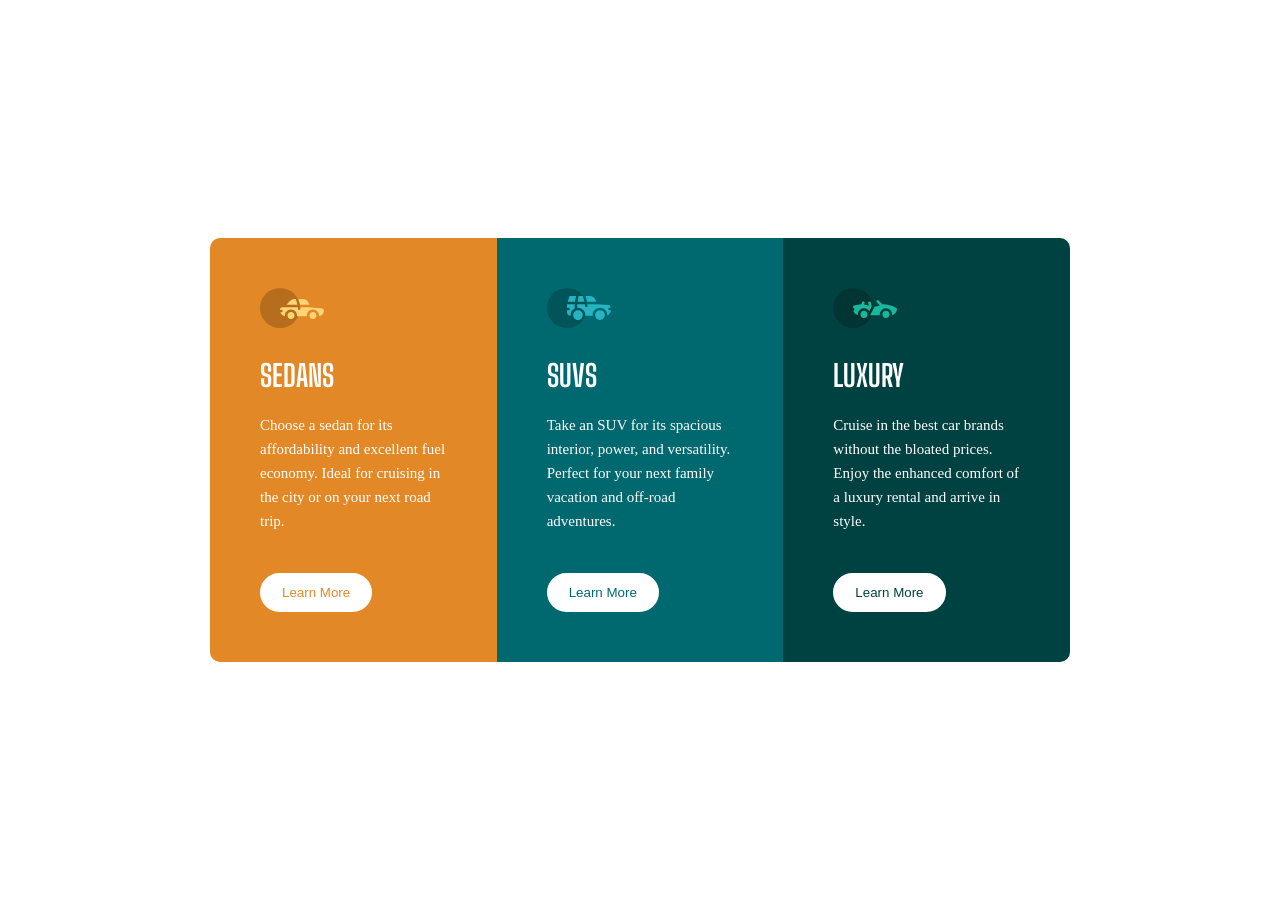
<file: index.html>
<!DOCTYPE html>
<html lang="en">
<head>
  <meta charset="UTF-8">
  <meta name="viewport" content="width=device-width, initial-scale=1.0"> <!-- displays site properly based on user's device -->

  <link rel="icon" type="image/png" sizes="32x32" href="./images/favicon-32x32.png">
  
  <title>Frontend Mentor | 3-column preview card component</title>
  <link href="https://fonts.googleapis.com/css2?family=Lexend+Deca&display=swap" rel="stylesheet">
  <link href="https://fonts.googleapis.com/css2?family=Big+Shoulders+Display:wght@700&family=Lexend+Deca&display=swap" rel="stylesheet">
  <link rel="stylesheet" href="style.css">
</head>
<body>
  <div class="container">
    <div class="card bright-orange">
      <img src="images/icon-sedans.svg" alt="">
      <h3>Sedans</h3>
      <p>
        Choose a sedan for its affordability and excellent fuel economy. Ideal for cruising in the city 
      or on your next road trip.
      </p>
      <button class="btn">Learn More</button>
    </div>
  
    <div class="card dark-cyan">
      <img src="images/icon-suvs.svg" alt="">
      <h3>SUVs</h3>
      <p>      
        Take an SUV for its spacious interior, power, and versatility. Perfect for your next family vacation 
        and off-road adventures.
      </p>
      <button class="btn">Learn More</button>
    </div>
    <div class="card very-dark-cyan">
      <img src="images/icon-luxury.svg" alt="">
      <h3>Luxury</h3>
      <p>     
         Cruise in the best car brands without the bloated prices. Enjoy the enhanced comfort of a luxury 
        rental and arrive in style.
      </p>
      <button class="btn">Learn More</button>

    </div>
  </div>

</body>
</html>
</file>
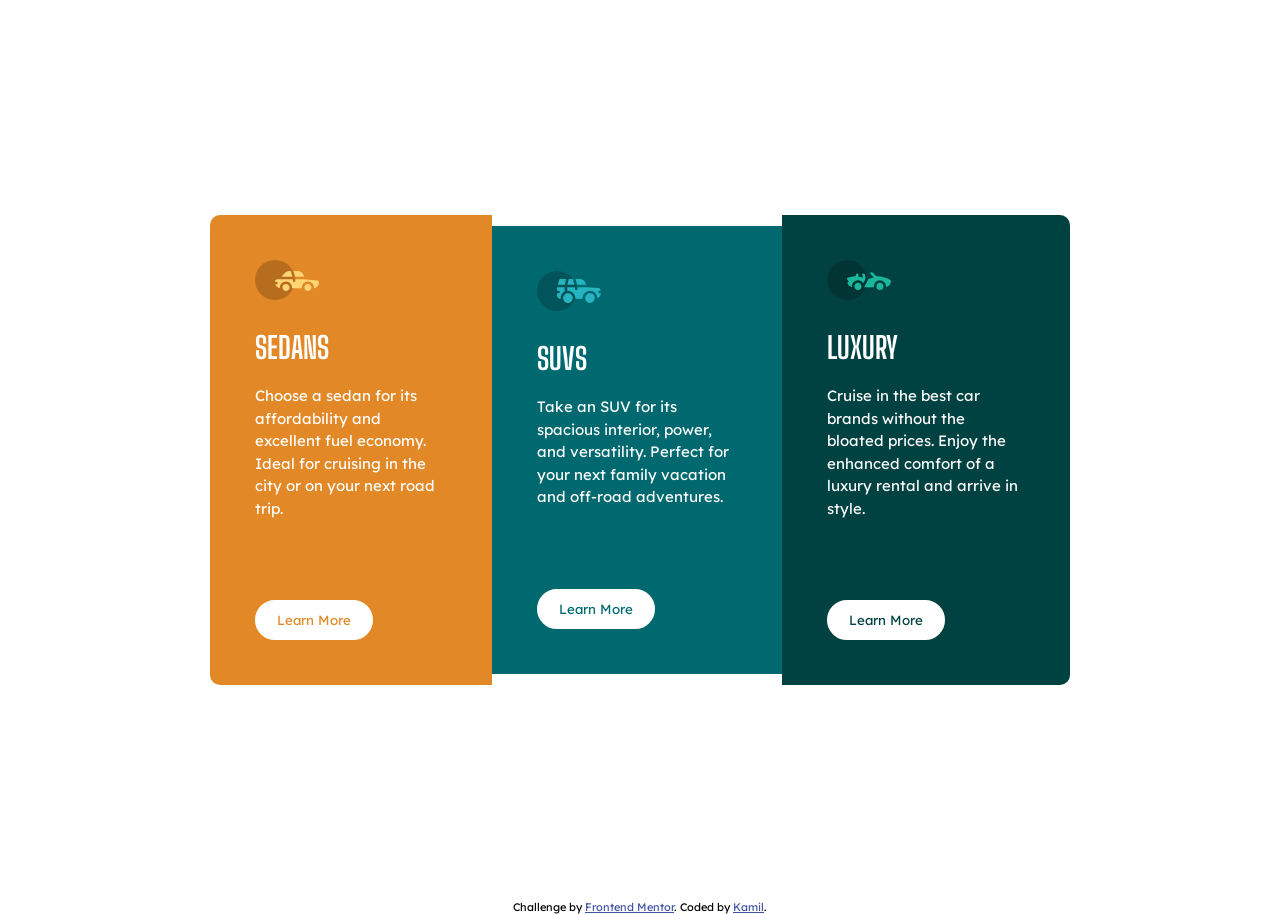
<file: 3-column-preview-card-component-main/index.html>
<!DOCTYPE html>
<html lang="en">
<head>
  <meta charset="UTF-8">
  <meta name="viewport" content="width=device-width, initial-scale=1.0"> <!-- displays site properly based on user's device -->
  <link rel="stylesheet" href="main.css" />
  <link rel="icon" type="image/png" sizes="32x32" href="./images/favicon-32x32.png">
  <link rel="preconnect" href="https://fonts.gstatic.com">
  <link href="https://fonts.googleapis.com/css2?family=Big+Shoulders+Display:wght@700&display=swap" rel="stylesheet">
  <link rel="preconnect" href="https://fonts.gstatic.com">
  <link href="https://fonts.googleapis.com/css2?family=Big+Shoulders+Display:wght@700&family=Lexend+Deca&display=swap" rel="stylesheet">
  
  <title>Frontend Mentor | 3-column preview card component</title>


</head>
<body>
  
  <div class="container">
    <div class="card bright-orange">
  
      <img src="./images/icon-sedans.svg" alt="">
      <h3>Sedans</h3> 
    <p>Choose a sedan for its affordability and excellent fuel economy. Ideal for cruising in the city 
      or on your next road trip.</p>
      <button class="btn">Learn More</button>
    </div>
  
    <div class="card dark-cyan">
      <img src="./images/icon-suvs.svg" alt="">
<h3>SUVs</h3>   
   <p> Take an SUV for its spacious interior, power, and versatility. Perfect for your next family vacation 
    and off-road adventures.</p>
    <button class="btn">Learn More</button>
    </div>
  
   <div class="card very-dark-cyan">
     <img src="./images/icon-luxury.svg" alt="">
<h3>Luxury</h3>   
    <p> Cruise in the best car brands without the bloated prices. Enjoy the enhanced comfort of a luxury 
      rental and arrive in style.</p>
      <button class="btn">Learn More</button>
   </div>
  </div>
  
  <div class="attribution">
    Challenge by <a href="https://www.frontendmentor.io?ref=challenge" target="_blank">Frontend Mentor</a>. 
    Coded by <a href="#">Kamil</a>.
  </div>
</body>
</html>
</file>
<file: style.css>
* {
    margin: 0;
    padding: 0;
    box-sizing: border-box;
}
body
.button {
    font-size: 15px;
    background-color: hsl(0, 0%, 95%);
    font-family: "Lexend Deca", sans-serif;
}


h3 {
    font-family: "Big Shoulders Display", sans-serif;
    text-transform: uppercase;
    font-size: 30px;
}
p {
    font-size: 15px;
    line-height: 1.6;
}
.btn {
    background-color: #fff;
    border: 2px solid #fff;
    border-radius: 30px;
    padding: 10px 20px;
    cursor: pointer;
    transition: all 0.4s ease-in-out;
}

.container {
   padding: 20px;
}
.card  {
    padding: 30px;
}
.card h3 {
    margin-bottom: 20px;
}
.card p {
    margin-bottom: 30px;
    text-align: left;
 
}
.card img {
    margin-bottom: 25px;
}
.bright-orange {
    background-color:  hsl(31, 77%, 52%);
    color: #fff;
    border-radius: 10px 10px 0 0;
}
.bright-orange .btn {
    color: hsl(31, 77%, 52%);
}
.dark-cyan {
    background-color: hsl(184, 100%, 22%);
    color: #fff;
}
.dark-cyan .btn {
    color: hsl(184, 100%, 22%);
}
.very-dark-cyan {
    background-color: hsl(179, 100%, 13%);
    color: #fff;
    border-radius: 0 0 10px 10px;
}
.very-dark-cyan .btn {
    color: hsl(179, 100%, 13%);
}



.bright-orange button {
    color:hsl(31, 77%, 52%)
}
.dark-cyan button {
    color: hsl(184, 100%, 22%);
}
.very-dark-cyan button {
    color: hsl(179, 100%, 13%);
}
.btn:hover {
    color: #fff;
    background-color: transparent;
}

@media (min-width: 992px) {
    .container {
        display: flex;
        align-items: center;
        justify-content: center;
        min-height: 100vh;
        max-width: 900px;
        margin: auto;
        
    }
    .bright-orange {
        border-radius: 10px 0 0 10px;
    }

    .very-dark-cyan {
        border-radius: 0 10px 10px 0;
    }
    .card {
        padding: 50px;
        width: 450px;
    }
    .card p {
        margin-bottom: 40px;
    }
}
</file>
<file: 3-column-preview-card-component-main/main.css>
:root {
    --bright-orange: hsl(31, 77%, 52%);
    --dark-cyan: hsl(184, 100%, 22%);
    --very-dark-cyan: hsl(179, 100%, 13%);
}
* {
    margin: 0;
    padding: 0;
    box-sizing: border-box;
}
body, button{
    font-family: "Lexend Deca", sans-serif;
    
}
h3 {
    font-family: "Big Shoulders Display", sans-serif;
    text-transform: uppercase;
    font-size: 30px;
}
p {
    font-size: 15px;
    line-height: 1.5;
}
.bright-orange {
    background-color: var(--bright-orange);
    color: #fff;
    border-radius: 10px 10px 0 0;
}
.bright-orange .btn {
    color: var(--bright-orange);
}
.dark-cyan {
    background-color: var(--dark-cyan);
    color: #fff;
}
.dark-cyan .btn {
    color: var(--dark-cyan);
}
.very-dark-cyan {
    background-color: var(--very-dark-cyan);
    color: #fff;
    border-radius: 0 0 10px 10px;
}
.very-dark-cyan .btn {
    color: var(--very-dark-cyan);
}
.container {
    padding: 20px;
}
.card {
    padding: 30px;
}
.card img {
    margin-bottom: 25px;
}
.card h3 {
    margin-bottom: 20px;
}
.card p {
    margin-bottom: 30px;
}
.btn {
    background-color: #fff;
    border: 2px solid #fff;
    border-radius: 30px;
    padding: 10px 20px;
    cursor: pointer;
    transition: all 0.4s ease-in-out;
}
.btn:hover {
    background-color: transparent;
    color: #fff;
}
.attribution { font-size: 11px; text-align: center; }
.attribution a { color: hsl(228, 45%, 44%); }

@media (min-width: 992px) {
   .container{
    display: flex;
    align-items: center;
    justify-content: center;
    min-height: 100vh;
    max-width: 900px;
    margin: auto;
   } 
}
.bright-orange {
    border-radius: 10px 0 0 10px;
}
.very-dark-cyan {
    border-radius: 0 10px 10px 0;
}
.card {
    padding: 45px;
}
.card p {
    margin-bottom: 80px;
}
</file>
